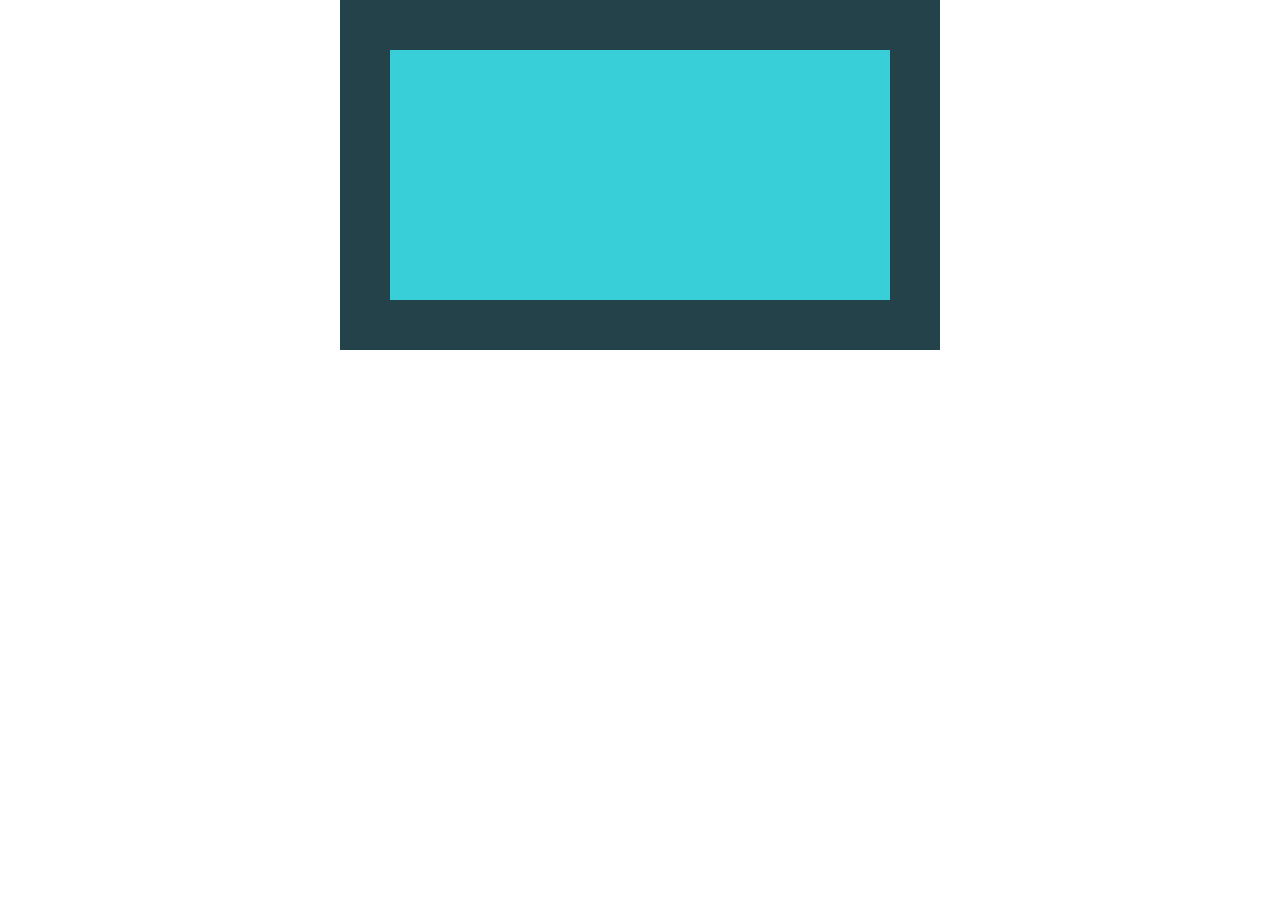
<file: Day 1/index.html>
<!DOCTYPE html>
<html lang="en">
  <head>
    <meta charset="UTF-8" />
    <meta name="viewport" content="width=device-width, initial-scale=1.0" />
    <title>Document</title>
    <style>
      * {
        box-sizing: border-box;
      }
      body {
        margin: 0;
      }
      .parent {
        background-color: #23424a;
        padding: 50px;
        /* width: 900px; */
        margin: 0 auto;
        width: 600px;
        /* overflow: hidden; */
      }
      .child {
        background-color: #38cfd9;
        /* normally I wouldn't include
        a height it's just to get
        us started. */
        /* width: 50%; */
        height: 250px;
      }
    </style>
  </head>
  <body>
    <div class="parent">
      <div class="child"></div>
    </div>
  </body>
</html>
</file>
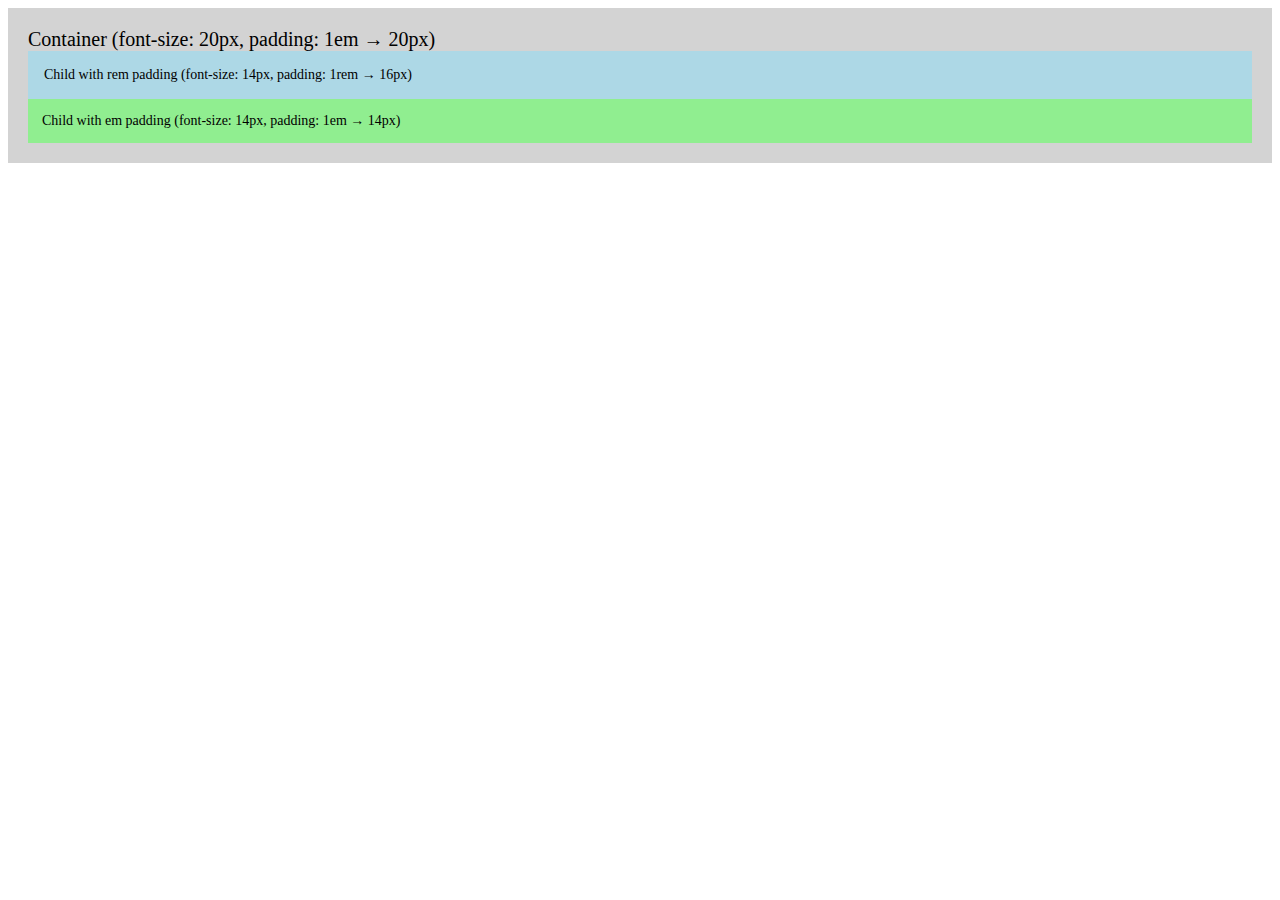
<file: Day 2/index.html>
<!DOCTYPE html>
<html lang="en">
  <head>
    <meta charset="UTF-8" />
    <meta name="viewport" content="width=device-width, initial-scale=1.0" />
    <title>em vs rem Example</title>
    <style>
      /* Root font size */
      html {
        font-size: 16px;
      }

      /* Parent element */
      .container {
        font-size: 20px; /* 1em = 20px here */
        background-color: lightgray;
        padding: 1em; /* 20px padding, relative to container's font size */
        margin-bottom: 20px;
      }

      /* Child element with rem padding */
      .child-rem {
        font-size: 14px; /* 1rem = 16px (root size), font-size here doesn't affect padding */
        background-color: lightblue;
        padding: 1rem; /* 16px padding, relative to root */
      }

      /* Child element with em padding */
      .child-em {
        font-size: 14px; /* 1em = 14px here, padding will adjust based on this */
        background-color: lightgreen;
        padding: 1em; /* 14px padding, relative to the child's font size */
      }
    </style>
  </head>
  <body>
    <div class="container">
      Container (font-size: 20px, padding: 1em → 20px)
      <div class="child-rem">
        Child with rem padding (font-size: 14px, padding: 1rem → 16px)
      </div>
      <div class="child-em">
        Child with em padding (font-size: 14px, padding: 1em → 14px)
      </div>
    </div>
  </body>
</html>
</file>
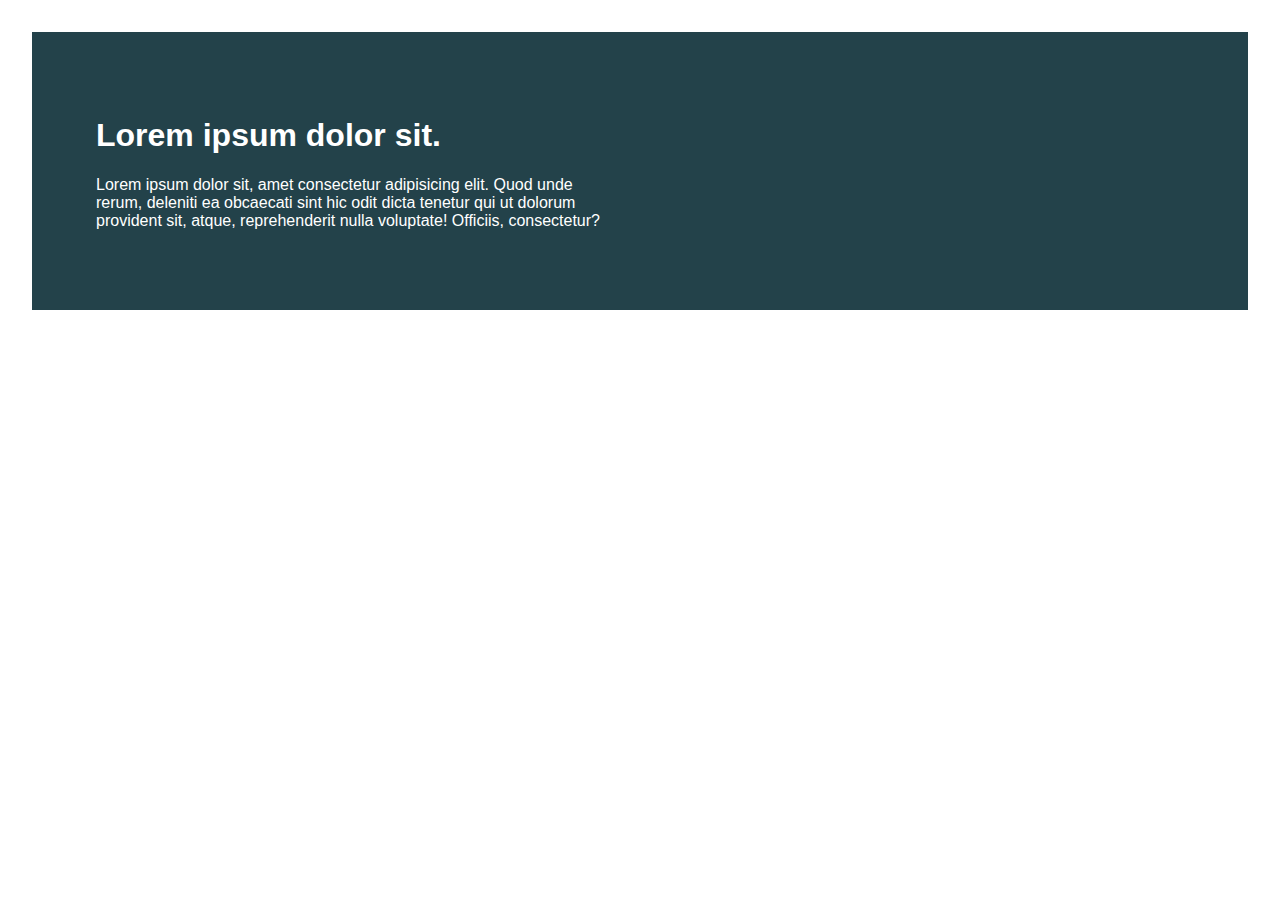
<file: Day 1/challenge01/index.html>
<!DOCTYPE html>
<html lang="en">

<head>
    <meta charset="UTF-8">
    <meta name="viewport" content="width=device-width, initial-scale=1.0">
    <title>Day 01</title>

    <link rel="stylesheet" href="style.css">
</head>

<body>
    <div class="container">
        <div class="intro-content">
            <h1>Lorem ipsum dolor sit.</h1>
            <p>Lorem ipsum dolor sit, amet consectetur adipisicing elit. Quod unde rerum, deleniti ea obcaecati sint hic
                odit dicta tenetur qui ut dolorum provident sit, atque, reprehenderit nulla voluptate! Officiis,
                consectetur?</p>
            <!-- <p>Iste ipsa enim delectus porro, ullam repellendus maiores quis rem debitis cum, necessitatibus architecto
                dolor? Velit, ad quaerat blanditiis veritatis expedita totam vel voluptatem officiis officia ab modi
                voluptatibus obcaecati.</p>
            <p>Accusantium minima iusto nobis fuga hic explicabo unde illum, perferendis et animi aperiam quaerat, eaque
                deleniti alias blanditiis exercitationem commodi repudiandae ullam consequatur incidunt reiciendis
                repellat officia laboriosam. Esse, modi.</p>
            <p>Expedita cupiditate iure odit, delectus placeat optio magnam assumenda mollitia aspernatur at saepe nisi
                commodi natus excepturi voluptate. Recusandae nisi dolorem, necessitatibus optio aliquam repellat.
                Adipisci, incidunt. Consequuntur, natus nulla.</p> -->
        </div>
    </div>
</body>

</html>
</file>
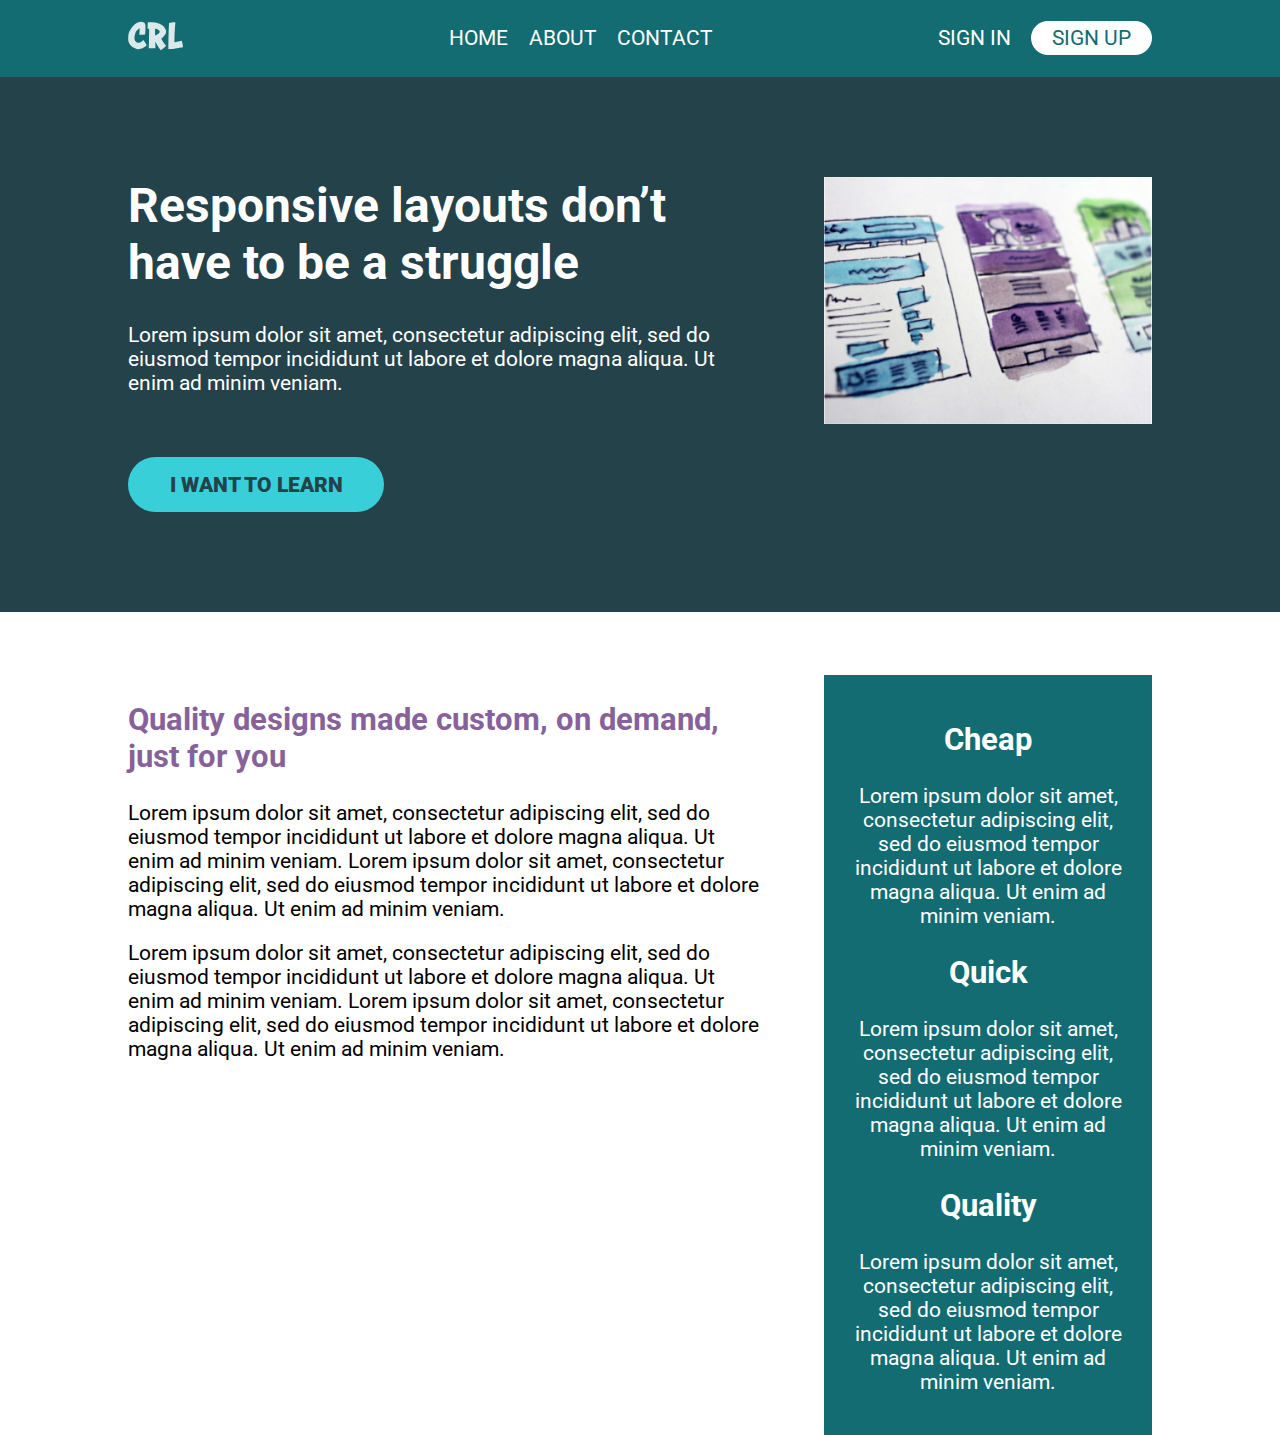
<file: Day 11/nav-challenge/index.html>
<!DOCTYPE html>
<html lang="en">
  <head>
    <meta charset="UTF-8" />
    <meta name="viewport" content="width=device-width, initial-scale=1.0" />
    <title>Conquering Responsive Layouts</title>
    <link
      href="https://fonts.googleapis.com/css2?family=Roboto:wght@400;900&display=swap"
      rel="stylesheet"
    />
    <link rel="stylesheet" href="style.css" />
  </head>
  <body>
    <header>
      <div class="container row">
        <a href="" class="logo"><img src="img/logo.svg" alt="logo" /></a>
        <nav class="nav">
          <ul class="nav__list main-nav">
            <li class="nav__item"><a href="#" class="nav__link">Home</a></li>
            <li class="nav__item"><a href="#" class="nav__link">About</a></li>
            <li class="nav__item"><a href="#" class="nav__link">Contact</a></li>
          </ul>
          <ul class="nav__list --secondary-nav">
            <li class="nav__item"><a href="#" class="nav__link">Sign In</a></li>
            <li class="nav__item">
              <a href="#" class="nav__link nav__link--button">Sign up</a>
            </li>
          </ul>
        </nav>
      </div>
    </header>

    <section class="hero">
      <div class="container row">
        <div class="hero__text">
          <h1>Responsive layouts don’t have to be a struggle</h1>
          <p>
            Lorem ipsum dolor sit amet, consectetur adipiscing elit, sed do
            eiusmod tempor incididunt ut labore et dolore magna aliqua. Ut enim
            ad minim veniam.
          </p>
          <a href="#" class="btn">I want to learn</a>
        </div>
        <img
          src="img/hero-img.jpg"
          alt="UX design sketches"
          class="hero__img"
        />
      </div>
    </section>

    <main class="main container row">
      <section class="primary-content">
        <h2 class="section-title">
          Quality designs made custom, on demand, just for you
        </h2>
        <p>
          Lorem ipsum dolor sit amet, consectetur adipiscing elit, sed do
          eiusmod tempor incididunt ut labore et dolore magna aliqua. Ut enim ad
          minim veniam. Lorem ipsum dolor sit amet, consectetur adipiscing elit,
          sed do eiusmod tempor incididunt ut labore et dolore magna aliqua. Ut
          enim ad minim veniam.
        </p>
        <p>
          Lorem ipsum dolor sit amet, consectetur adipiscing elit, sed do
          eiusmod tempor incididunt ut labore et dolore magna aliqua. Ut enim ad
          minim veniam. Lorem ipsum dolor sit amet, consectetur adipiscing elit,
          sed do eiusmod tempor incididunt ut labore et dolore magna aliqua. Ut
          enim ad minim veniam.
        </p>
      </section>
      <aside class="sidebar">
        <h2 class="sidebar-title">Cheap</h2>
        <p>
          Lorem ipsum dolor sit amet, consectetur adipiscing elit, sed do
          eiusmod tempor incididunt ut labore et dolore magna aliqua. Ut enim ad
          minim veniam.
        </p>

        <h2 class="sidebar-title">Quick</h2>
        <p>
          Lorem ipsum dolor sit amet, consectetur adipiscing elit, sed do
          eiusmod tempor incididunt ut labore et dolore magna aliqua. Ut enim ad
          minim veniam.
        </p>

        <h2 class="sidebar-title">Quality</h2>
        <p>
          Lorem ipsum dolor sit amet, consectetur adipiscing elit, sed do
          eiusmod tempor incididunt ut labore et dolore magna aliqua. Ut enim ad
          minim veniam.
        </p>
      </aside>
    </main>
  </body>
</html>
</file>
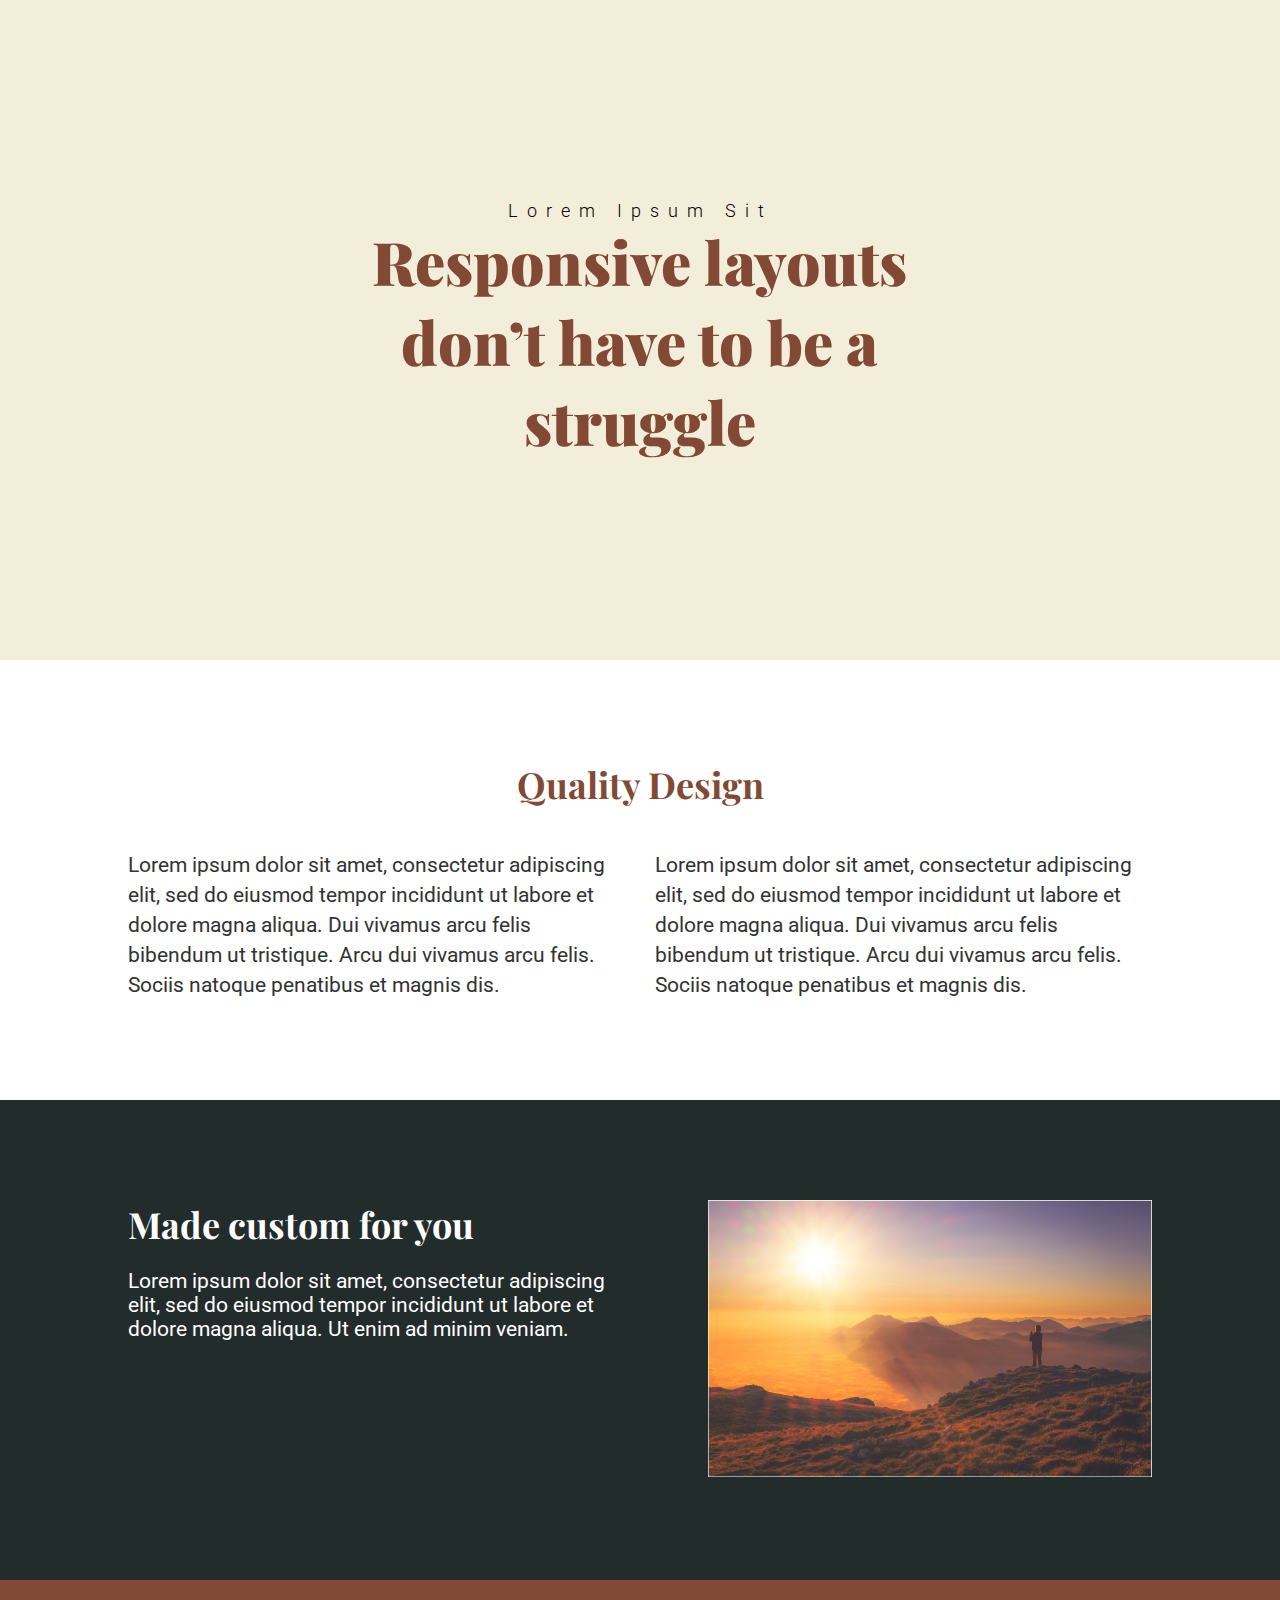
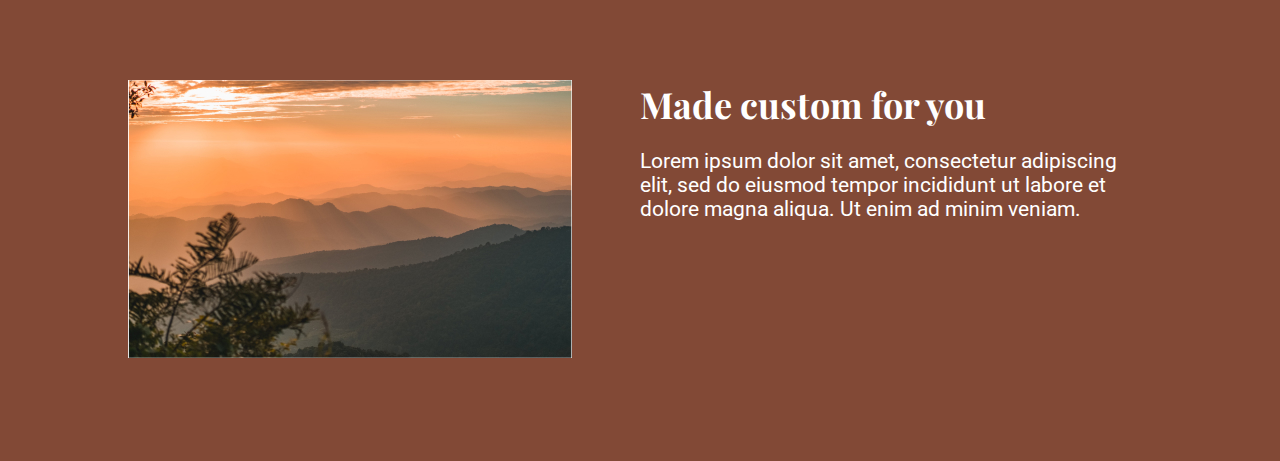
<file: Day 12/flexbox-challenge-4/index.html>
<!DOCTYPE html>
<html lang="en">
  <head>
    <meta charset="UTF-8" />
    <meta name="viewport" content="width=device-width, initial-scale=1.0" />
    <title>Flexbox-challenge-4</title>
    <link rel="stylesheet" href="style.css" />
  </head>
  <body>
    <section class="hero-section">
      <div class="container">
        <h5>lorem ipsum sit</h5>
        <h1>Responsive layouts don’t have to be a struggle</h1>
      </div>
    </section>

    <section class="quality">
      <div class="container">
        <h2>Quality Design</h2>

        <div class="para">
          <p>
            Lorem ipsum dolor sit amet, consectetur adipiscing elit, sed do
            eiusmod tempor incididunt ut labore et dolore magna aliqua. Dui
            vivamus arcu felis bibendum ut tristique. Arcu dui vivamus arcu
            felis. Sociis natoque penatibus et magnis dis.
          </p>
          <p>
            Lorem ipsum dolor sit amet, consectetur adipiscing elit, sed do
            eiusmod tempor incididunt ut labore et dolore magna aliqua. Dui
            vivamus arcu felis bibendum ut tristique. Arcu dui vivamus arcu
            felis. Sociis natoque penatibus et magnis dis.
          </p>
        </div>
      </div>
    </section>

    <section class="img-section-primary flex-img-section">
      <div class="container row">
        <div class="text">
          <h3>Made custom for you</h3>
          <p>
            Lorem ipsum dolor sit amet, consectetur adipiscing elit, sed do
            eiusmod tempor incididunt ut labore et dolore magna aliqua. Ut enim
            ad minim veniam.
          </p>
        </div>
        <div>
          <img class="img" src="img/image-01.jpg" alt="image 1" />
        </div>
      </div>
    </section>

    <section class="img-section-secondary flex-img-section">
      <div class="container row">
        <div>
          <img class="img" src="img/image-02.jpg" alt="image 2" />
        </div>
        <div class="text">
          <h3>Made custom for you</h3>
          <p>
            Lorem ipsum dolor sit amet, consectetur adipiscing elit, sed do
            eiusmod tempor incididunt ut labore et dolore magna aliqua. Ut enim
            ad minim veniam.
          </p>
        </div>
      </div>
    </section>
  </body>
</html>
</file>
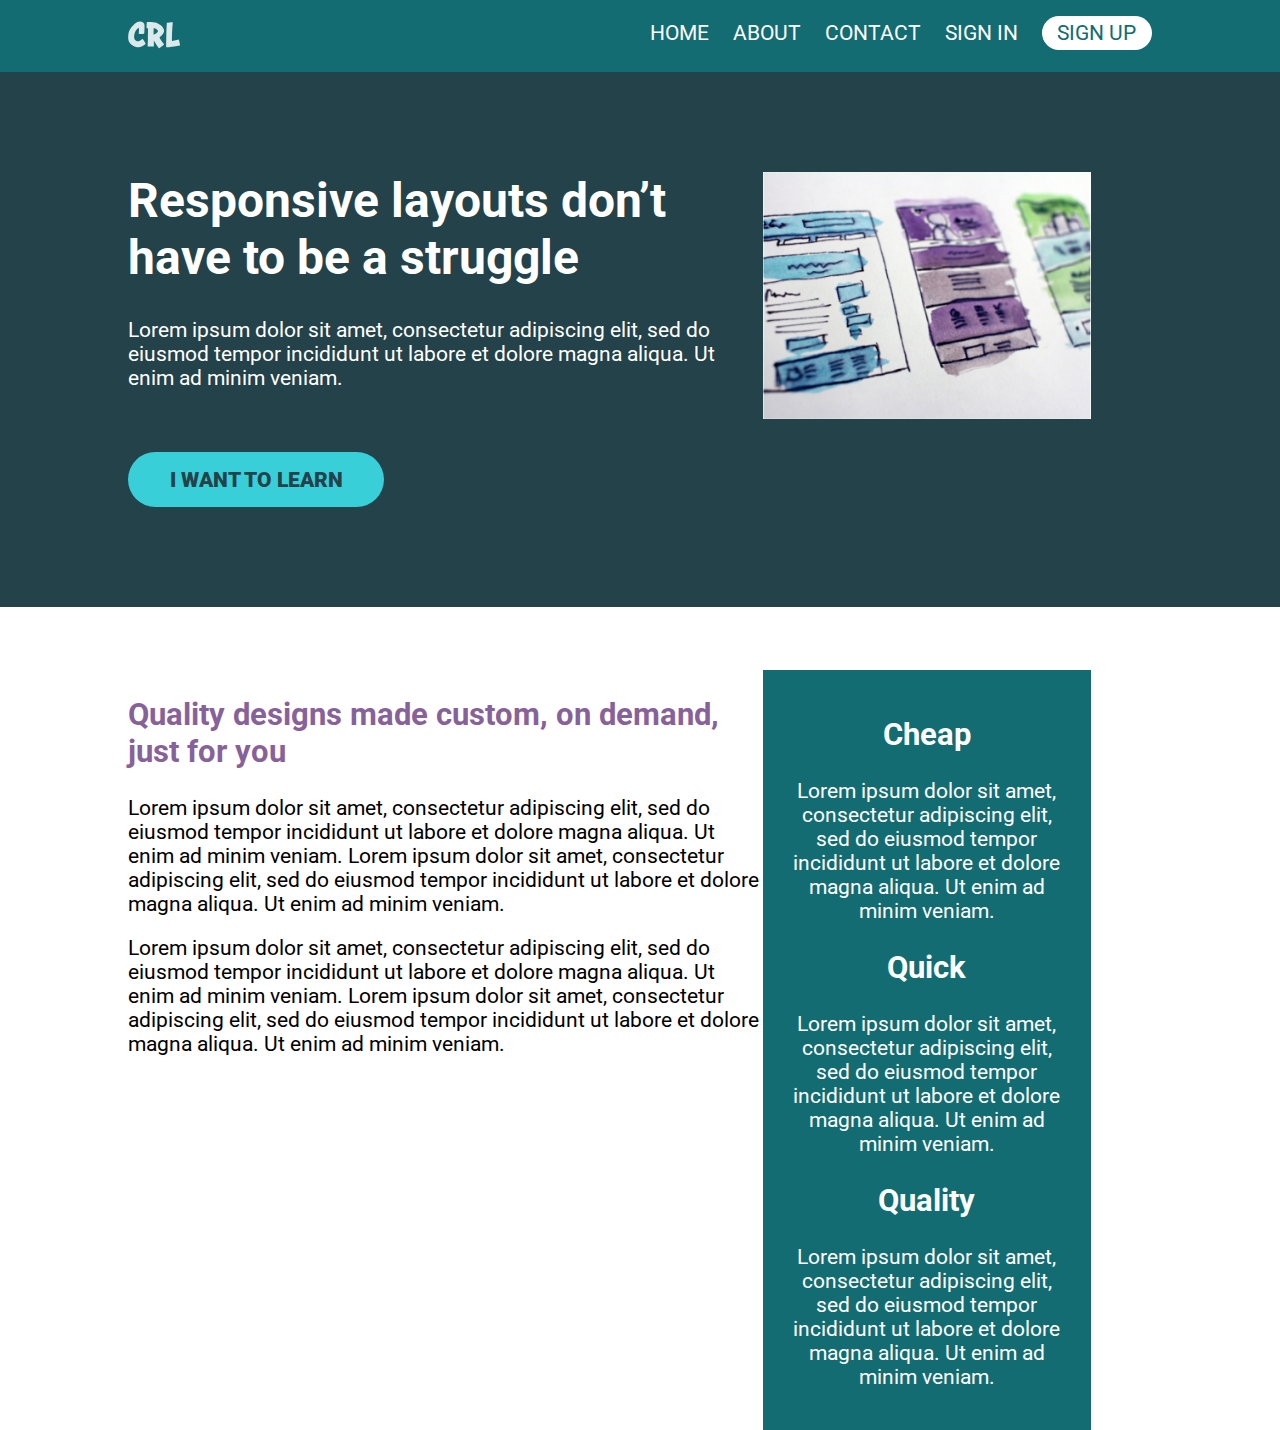
<file: Day 19/nav_challenge/index.html>
<!DOCTYPE html>
<html lang="en">
<head>
    <meta charset="UTF-8">
    <meta name="viewport" content="width=device-width, initial-scale=1.0">
    <title>Conquering Responsive Layouts</title>
    <link href="https://fonts.googleapis.com/css2?family=Roboto:wght@400;900&display=swap" rel="stylesheet"> 
    <link rel="stylesheet" href="style.css">
</head>
<body>
    <header> 
        <div class="container row">
            <button class="nav-toggle" aria-label="open navigation">
                <span class="hamburger"></span>
            </button>
            <a class="logo" href="#">
                <img src="img/logo.svg" alt="conquering responsive layouts">
            </a>
            <nav class="nav">
                <ul class="nav__list nav__list--primary">
                    <li class="nav__item"><a href="#" class="nav__link">Home</a></li>
                    <li class="nav__item"><a href="#" class="nav__link">About</a></li>
                    <li class="nav__item"><a href="#" class="nav__link">Contact</a></li>
                </ul>
                <ul class="nav__list nav__list--secondary">
                    <li class="nav__item"><a href="#" class="nav__link">Sign In</a></li>
                    <li class="nav__item"><a href="#" class="nav__link nav__link--button">Sign up</a></li>
                </ul>
            </nav>
        </div>
    </header>
    
    <section class="hero">
        <div class="container row">
            <div class="hero__text">
                <h1>Responsive layouts don’t have to be a struggle</h1>
                <p>Lorem ipsum dolor sit amet, consectetur adipiscing elit, sed do eiusmod tempor incididunt ut labore et dolore magna aliqua. Ut enim ad minim veniam.</p>
                <a href="#" class="btn">I want to learn</a>
            </div>
            <img src="img/hero-img.jpg" alt="UX design sketches" class="hero__img">
        </div>
    </section> 

    <main class="main container row">
            <section class="primary-content">
                <h2 class="section-title">Quality designs made custom, on demand, just for you</h2>
                <p>Lorem ipsum dolor sit amet, consectetur adipiscing elit, sed do eiusmod tempor incididunt ut labore et dolore magna aliqua. Ut enim ad minim veniam. Lorem ipsum dolor sit amet, consectetur adipiscing elit, sed do eiusmod tempor incididunt ut labore et dolore magna aliqua. Ut enim ad minim veniam.</p>
                <p>Lorem ipsum dolor sit amet, consectetur adipiscing elit, sed do eiusmod tempor incididunt ut labore et dolore magna aliqua. Ut enim ad minim veniam. Lorem ipsum dolor sit amet, consectetur adipiscing elit, sed do eiusmod tempor incididunt ut labore et dolore magna aliqua. Ut enim ad minim veniam.</p>
            </section>
            <aside class="sidebar">
                <h2 class="sidebar-title">Cheap</h2>
                <p>Lorem ipsum dolor sit amet, consectetur adipiscing elit, sed do eiusmod tempor incididunt ut labore et dolore magna aliqua. Ut enim ad minim veniam.</p>

                <h2 class="sidebar-title">Quick</h2>
                <p>Lorem ipsum dolor sit amet, consectetur adipiscing elit, sed do eiusmod tempor incididunt ut labore et dolore magna aliqua. Ut enim ad minim veniam.</p>

                <h2 class="sidebar-title">Quality</h2>
                <p>Lorem ipsum dolor sit amet, consectetur adipiscing elit, sed do eiusmod tempor incididunt ut labore et dolore magna aliqua. Ut enim ad minim veniam.</p>
            </aside>
    </main>

    <script src="main.js"></script>

</body>
</html>
</file>
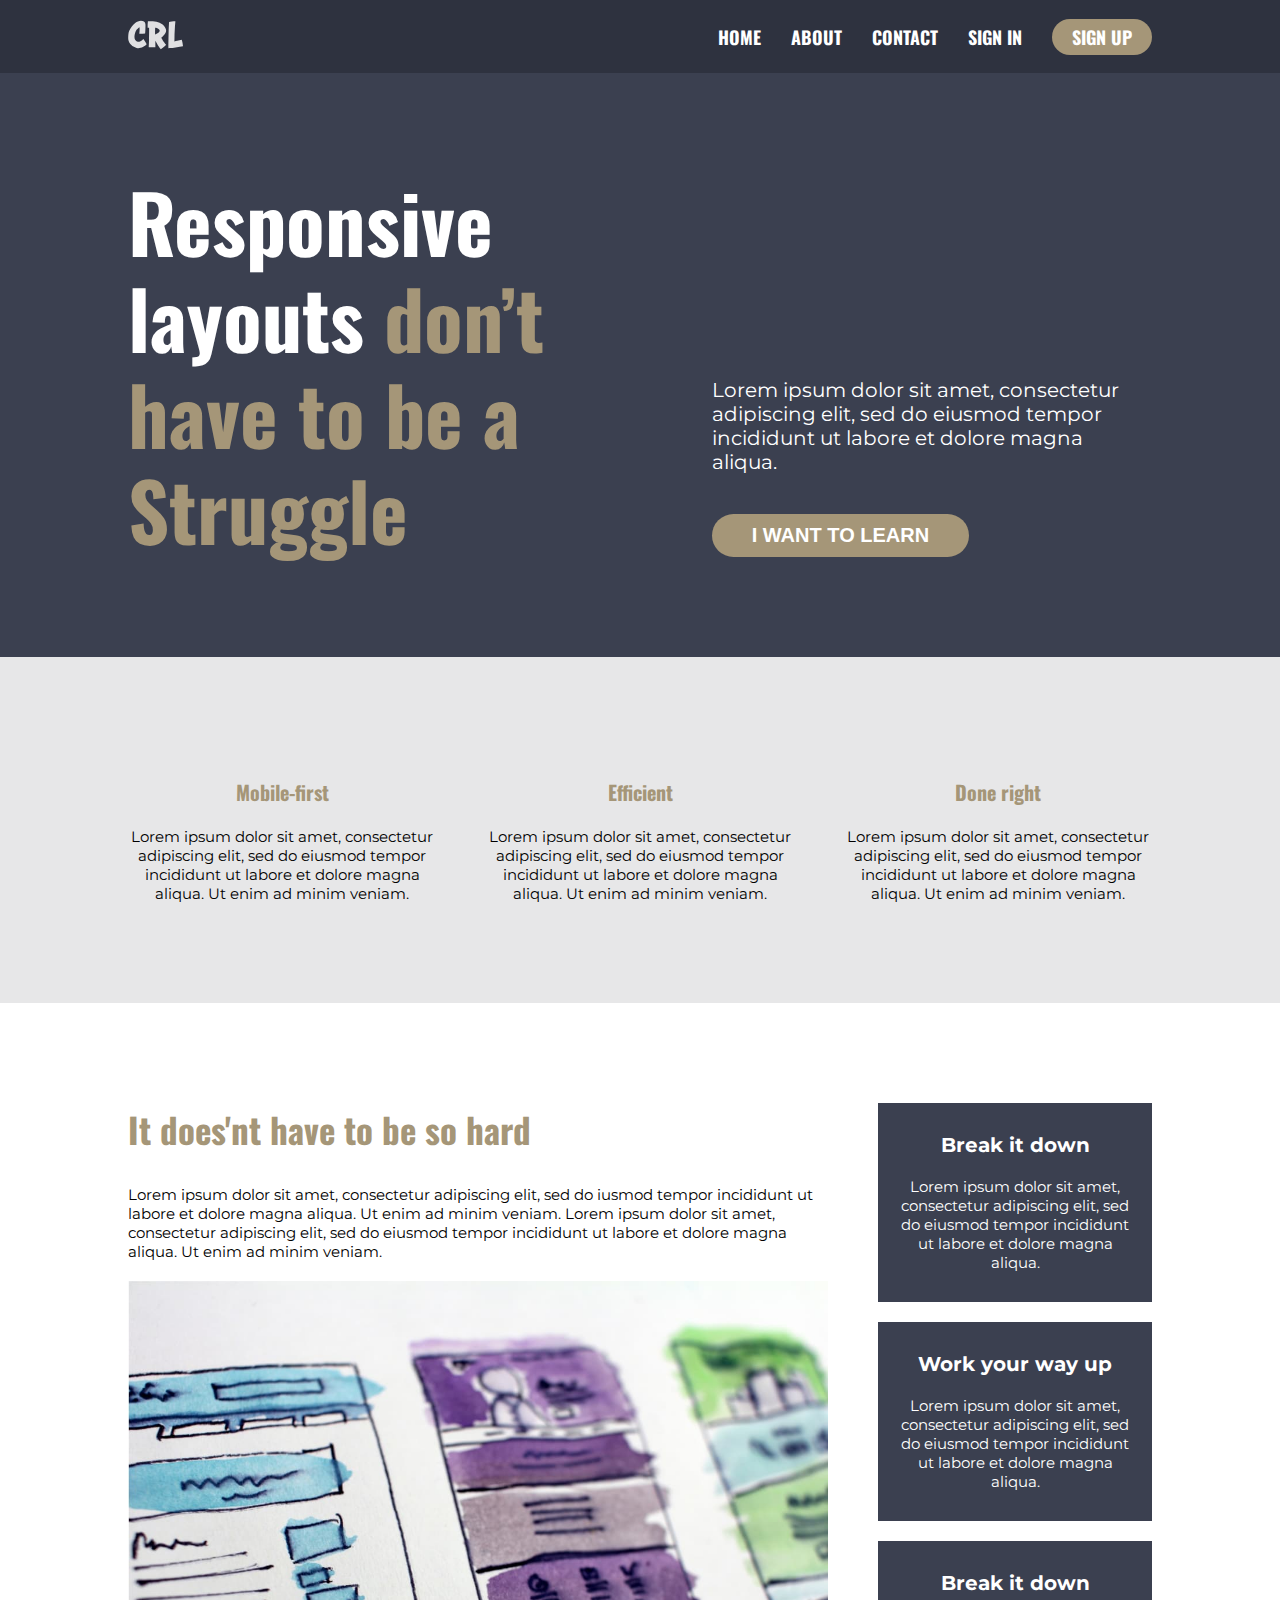
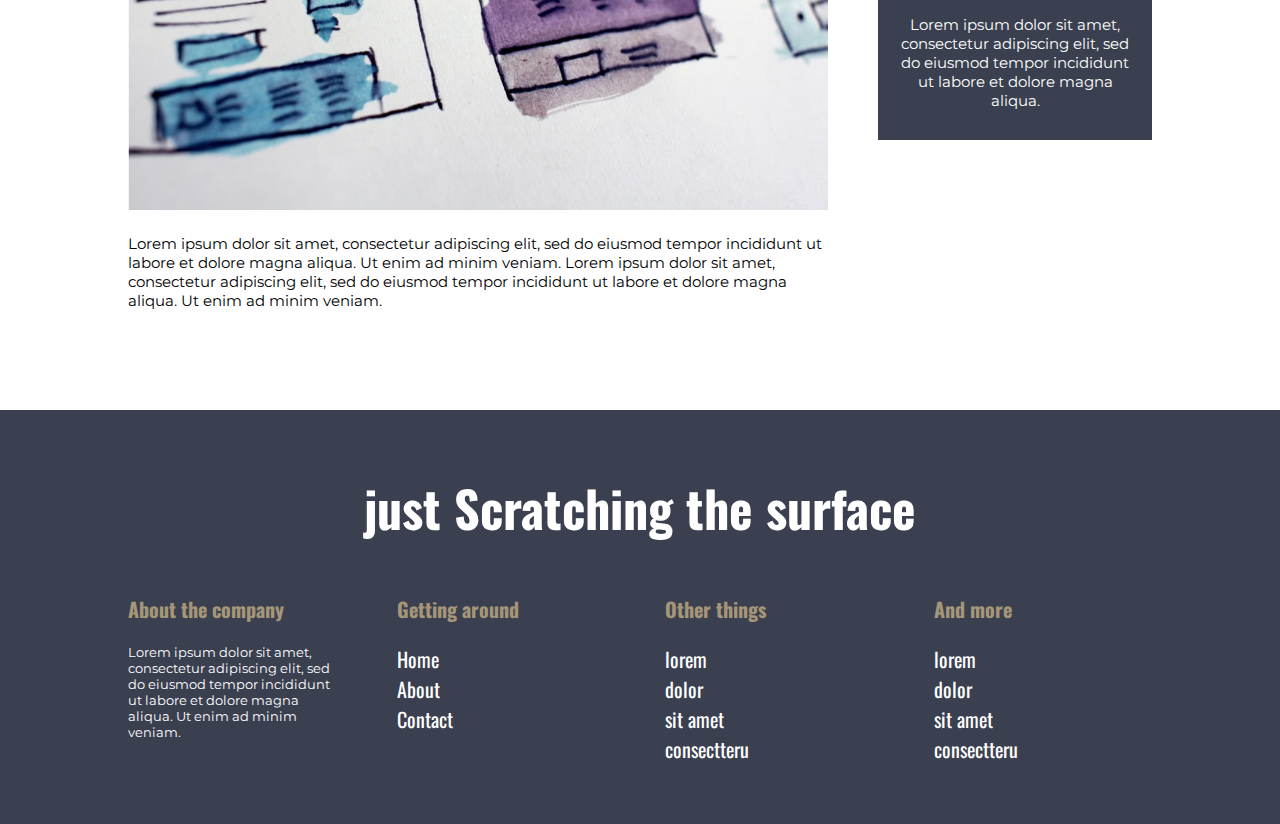
<file: Day 21 /Final Challenge/index.html>
<!DOCTYPE html>
<html lang="en">
  <head>
    <meta charset="UTF-8" />
    <meta name="viewport" content="width=device-width, initial-scale=1.0" />
    <link rel="stylesheet" href="css/style.css" />
    <title>Final Challenge</title>
  </head>
  <body>
    <header>
      <div class="container row">
        <button class="nav-toggle" aria-label="open navigation">
          <span class="hamburger"></span>
        </button>

        <a class="logo" href="#">
          <img src="img/logo.svg" alt="conquering responsive layouts" />
        </a>

        <nav class="nav">
          <ul class="nav__list">
            <li class="nav__item"><a href="#" class="nav__link">Home</a></li>
            <li class="nav__item"><a href="#" class="nav__link">About</a></li>
            <li class="nav__item"><a href="#" class="nav__link">Contact</a></li>
            <li class="nav__item"><a href="#" class="nav__link">Sign in</a></li>
            <li class="nav__item">
              <a href="#" class="nav__link nav__link--button">Sign up</a>
            </li>
          </ul>
        </nav>
      </div>
    </header>

    <main>
      <section class="hero_section">
        <div class="container row">
          <h1 class="heading">
            Responsive layouts
            <span class="highlight">don’t have to be a Struggle</span>
          </h1>
          <div class="hero_content">
            <p>
              Lorem ipsum dolor sit amet, consectetur adipiscing elit, sed do
              eiusmod tempor incididunt ut labore et dolore magna aliqua.
            </p>
            <button>i want to learn</button>
          </div>
        </div>
      </section>

      <section class="feature-section">
        <div class="container row">
          <div class="sub-section">
            <h3 class="sub-heading">Mobile-first</h3>
            <p>
              Lorem ipsum dolor sit amet, consectetur adipiscing elit, sed do
              eiusmod tempor incididunt ut labore et dolore magna aliqua. Ut
              enim ad minim veniam.
            </p>
          </div>
          <div class="sub-section">
            <h3 class="sub-heading">Efficient</h3>
            <p>
              Lorem ipsum dolor sit amet, consectetur adipiscing elit, sed do
              eiusmod tempor incididunt ut labore et dolore magna aliqua. Ut
              enim ad minim veniam.
            </p>
          </div>
          <div class="sub-section">
            <h3 class="sub-heading">Done right</h3>
            <p>
              Lorem ipsum dolor sit amet, consectetur adipiscing elit, sed do
              eiusmod tempor incididunt ut labore et dolore magna aliqua. Ut
              enim ad minim veniam.
            </p>
          </div>
        </div>
      </section>

      <section class="main-section">
        <div class="container flex">
          <div class="left-content">
            <h3>It does'nt have to be so hard</h3>
            <p>
              Lorem ipsum dolor sit amet, consectetur adipiscing elit, sed do
              iusmod tempor incididunt ut labore et dolore magna aliqua. Ut enim
              ad minim veniam. Lorem ipsum dolor sit amet, consectetur
              adipiscing elit, sed do eiusmod tempor incididunt ut labore et
              dolore magna aliqua. Ut enim ad minim veniam.
              <img src="img/the-image.jpg" alt="" />
              Lorem ipsum dolor sit amet, consectetur adipiscing elit, sed do
              eiusmod tempor incididunt ut labore et dolore magna aliqua. Ut
              enim ad minim veniam. Lorem ipsum dolor sit amet, consectetur
              adipiscing elit, sed do eiusmod tempor incididunt ut labore et
              dolore magna aliqua. Ut enim ad minim veniam.
            </p>
          </div>

          <div class="right-content">
            <div class="black-box">
              <h3>Break it down</h3>
              <p>
                Lorem ipsum dolor sit amet, consectetur adipiscing elit, sed do
                eiusmod tempor incididunt ut labore et dolore magna aliqua.
              </p>
            </div>
            <div class="black-box">
              <h3>Work your way up</h3>
              <p>
                Lorem ipsum dolor sit amet, consectetur adipiscing elit, sed do
                eiusmod tempor incididunt ut labore et dolore magna aliqua.
              </p>
            </div>
            <div class="black-box">
              <h3>Break it down</h3>
              <p>
                Lorem ipsum dolor sit amet, consectetur adipiscing elit, sed do
                eiusmod tempor incididunt ut labore et dolore magna aliqua.
              </p>
            </div>
          </div>
        </div>
      </section>
    </main>

    <footer>
      <div class="container">
        <h1 class="footer-heading">just Scratching the surface</h1>
        <div class="main-footer row">
          <div class="footer__about">
            <h3 class="footer-sub-heading">About the company</h3>
            <p>
              Lorem ipsum dolor sit amet, consectetur adipiscing elit, sed do
              eiusmod tempor incididunt ut labore et dolore magna aliqua. Ut
              enim ad minim veniam.
            </p>
          </div>
          <div class="getting__around margin">
            <h3 class="footer-sub-heading">Getting around</h3>
            <ul class="footer_navigation">
              <li><a href="#">Home</a></li>
              <li><a href="#">About</a></li>
              <li><a href="#">Contact</a></li>
            </ul>
          </div>
          <div class="other-things margin">
            <h3 class="footer-sub-heading">Other things</h3>
            <ul class="footer_navigation">
              <li><a href="#">lorem</a></li>
              <li><a href="#">dolor</a></li>
              <li><a href="#">sit amet</a></li>
              <li><a href="#">consectteru</a></li>
            </ul>
          </div>
          <div class="And-more margin">
            <h3 class="footer-sub-heading">And more</h3>
            <ul class="footer_navigation">
              <li><a href="#">lorem</a></li>
              <li><a href="#">dolor</a></li>
              <li><a href="#">sit amet</a></li>
              <li><a href="#">consectteru</a></li>
            </ul>
          </div>
        </div>
      </div>
    </footer>
  </body>
  <script src="main.js"></script>
</html>
</file>
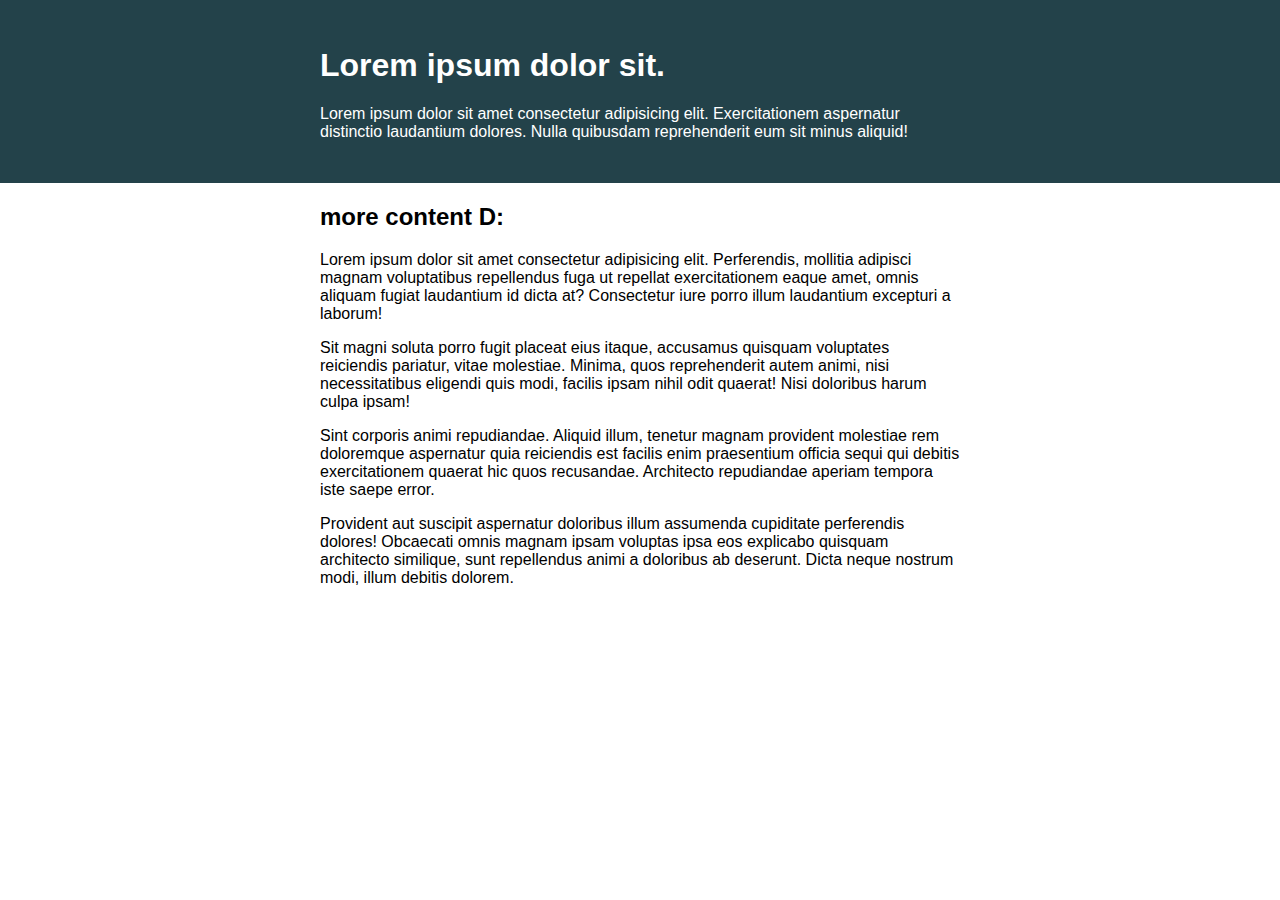
<file: Day 3/challenge02/index.html>
<!DOCTYPE html>
<html lang="en">
  <head>
    <meta charset="UTF-8" />
    <meta name="viewport" content="width=device-width, initial-scale=1.0" />
    <title>Day 01</title>

    <link rel="stylesheet" href="style.css" />
  </head>
  <body>
    <div class="container">
      <div class="intro-content">
        <h1>Lorem ipsum dolor sit.</h1>
        <p>
          Lorem ipsum dolor sit amet consectetur adipisicing elit.
          Exercitationem aspernatur distinctio laudantium dolores. Nulla
          quibusdam reprehenderit eum sit minus aliquid!
        </p>
      </div>
    </div>

    <div class="intro-content">
      <h2>more content D:</h2>
      <p>
        Lorem ipsum dolor sit amet consectetur adipisicing elit. Perferendis,
        mollitia adipisci magnam voluptatibus repellendus fuga ut repellat
        exercitationem eaque amet, omnis aliquam fugiat laudantium id dicta at?
        Consectetur iure porro illum laudantium excepturi a laborum!
      </p>
      <p>
        Sit magni soluta porro fugit placeat eius itaque, accusamus quisquam
        voluptates reiciendis pariatur, vitae molestiae. Minima, quos
        reprehenderit autem animi, nisi necessitatibus eligendi quis modi,
        facilis ipsam nihil odit quaerat! Nisi doloribus harum culpa ipsam!
      </p>
      <p>
        Sint corporis animi repudiandae. Aliquid illum, tenetur magnam provident
        molestiae rem doloremque aspernatur quia reiciendis est facilis enim
        praesentium officia sequi qui debitis exercitationem quaerat hic quos
        recusandae. Architecto repudiandae aperiam tempora iste saepe error.
      </p>
      <p>
        Provident aut suscipit aspernatur doloribus illum assumenda cupiditate
        perferendis dolores! Obcaecati omnis magnam ipsam voluptas ipsa eos
        explicabo quisquam architecto similique, sunt repellendus animi a
        doloribus ab deserunt. Dicta neque nostrum modi, illum debitis dolorem.
      </p>
    </div>
  </body>
</html>
</file>
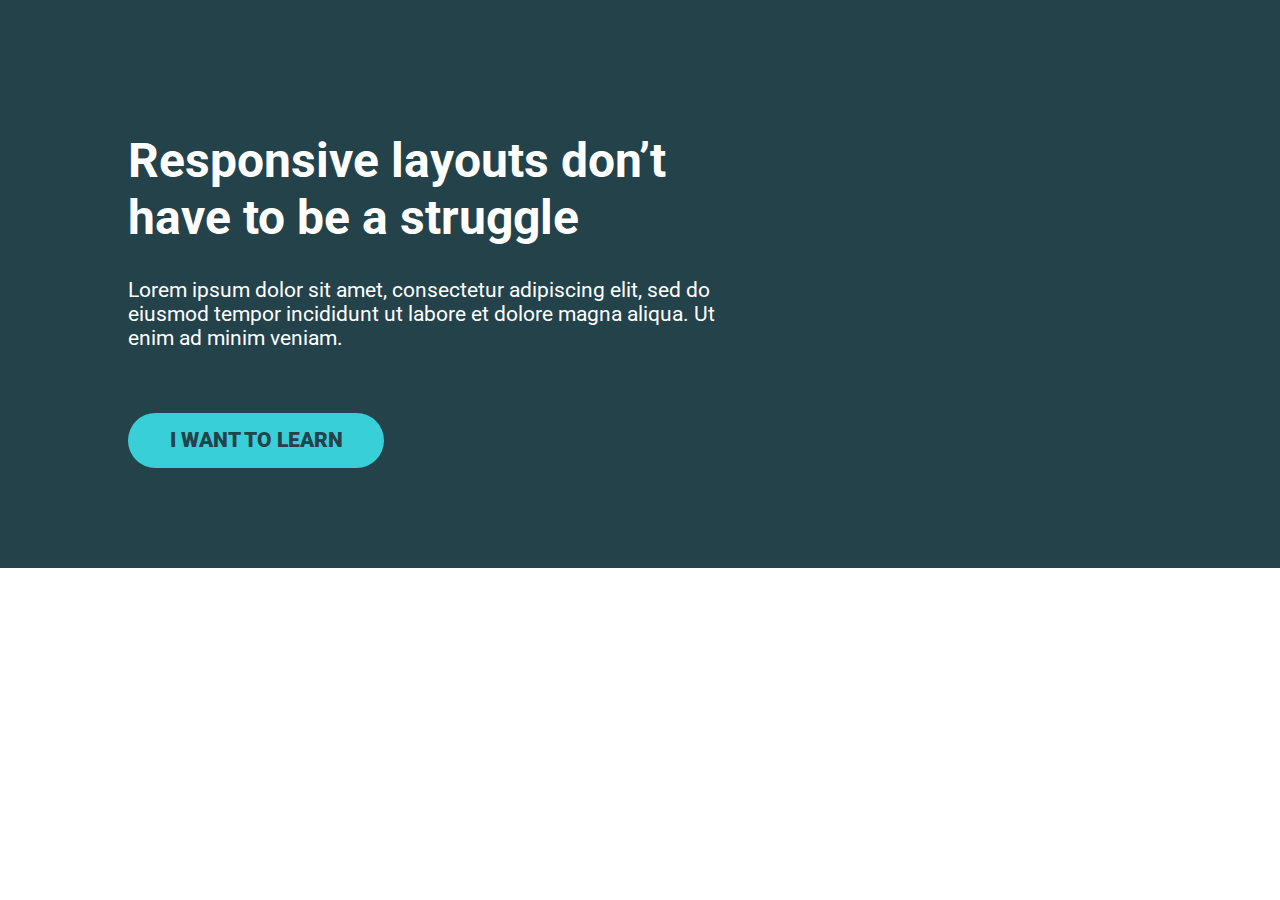
<file: Day 5/challenge 3/index.html>
<!DOCTYPE html>
<html lang="en">
  <head>
    <meta charset="UTF-8" />
    <meta name="viewport" content="width=device-width, initial-scale=1.0" />
    <title>Document</title>
    <link
      href="https://fonts.googleapis.com/css2?family=Roboto:wght@400;900&display=swap"
      rel="stylesheet"
    />
    <link rel="stylesheet" href="style.css" />
  </head>
  <body>
    <div class="hero">
      <div class="container">
        <div class="hero__text">
          <h1>Responsive layouts don’t have to be a struggle</h1>
          <p>
            Lorem ipsum dolor sit amet, consectetur adipiscing elit, sed do
            eiusmod tempor incididunt ut labore et dolore magna aliqua. Ut enim
            ad minim veniam.
          </p>
          <a href="#" class="btn">I want to learn</a>
        </div>
      </div>
    </div>
  </body>
</html>
</file>
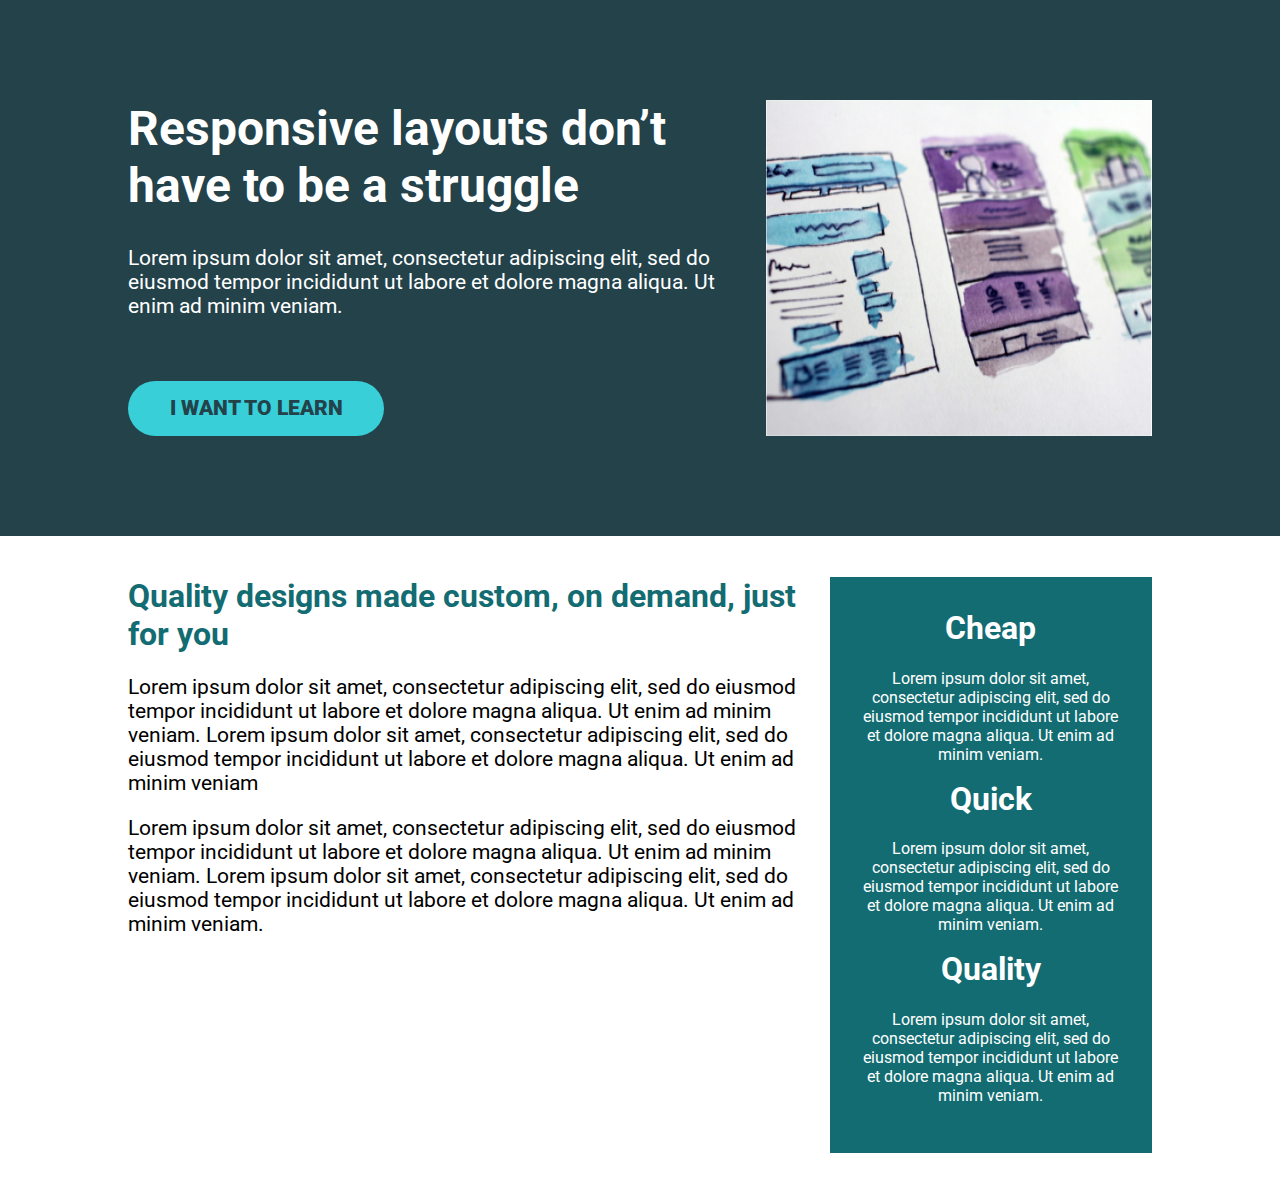
<file: Day 9/02-6 - challenge 2/index.html>
<!DOCTYPE html>
<html lang="en">
  <head>
    <meta charset="UTF-8" />
    <meta name="viewport" content="width=device-width, initial-scale=1.0" />
    <title>Conquering Rsponsive Layouts</title>
    <link
      href="https://fonts.googleapis.com/css2?family=Roboto:wght@400;900&display=swap"
      rel="stylesheet"
    />
    <link rel="stylesheet" href="style.css" />
  </head>
  <body>
    <div class="hero">
      <div class="container row">
        <div class="hero__text">
          <h1>Responsive layouts don’t have to be a struggle</h1>
          <p>
            Lorem ipsum dolor sit amet, consectetur adipiscing elit, sed do
            eiusmod tempor incididunt ut labore et dolore magna aliqua. Ut enim
            ad minim veniam.
          </p>
          <a href="#" class="btn">I want to learn</a>
        </div>
        <img src="img/hero-img.jpg" alt="hero image" />
      </div>
    </div>

    <div class="container flex">
      <div class="lower-section">
        <h1>Quality designs made custom, on demand, just for you</h1>
        <p>
          Lorem ipsum dolor sit amet, consectetur adipiscing elit, sed do
          eiusmod tempor incididunt ut labore et dolore magna aliqua. Ut enim ad
          minim veniam. Lorem ipsum dolor sit amet, consectetur adipiscing elit,
          sed do eiusmod tempor incididunt ut labore et dolore magna aliqua. Ut
          enim ad minim veniam
        </p>
        <p>
          Lorem ipsum dolor sit amet, consectetur adipiscing elit, sed do
          eiusmod tempor incididunt ut labore et dolore magna aliqua. Ut enim ad
          minim veniam. Lorem ipsum dolor sit amet, consectetur adipiscing elit,
          sed do eiusmod tempor incididunt ut labore et dolore magna aliqua. Ut
          enim ad minim veniam.
        </p>
      </div>

      <div class="side-section">
        <div class="cheap">
          <h1>Cheap</h1>
          <p>
            Lorem ipsum dolor sit amet, consectetur adipiscing elit, sed do
            eiusmod tempor incididunt ut labore et dolore magna aliqua. Ut enim
            ad minim veniam.
          </p>
        </div>
        <div class="quick">
          <h1>Quick</h1>
          <p>
            Lorem ipsum dolor sit amet, consectetur adipiscing elit, sed do
            eiusmod tempor incididunt ut labore et dolore magna aliqua. Ut enim
            ad minim veniam.
          </p>
        </div>
        <div class="quality">
          <h1>Quality</h1>
          <p>
            Lorem ipsum dolor sit amet, consectetur adipiscing elit, sed do
            eiusmod tempor incididunt ut labore et dolore magna aliqua. Ut enim
            ad minim veniam.
          </p>
        </div>
      </div>
    </div>
  </body>
</html>
</file>
<file: Day 1/challenge01/style.css>
/* INSTRUCTIONS
 *
 * 1) Limit the total width of
 *    the .intro-conent to about half
 *    of it's parent
 *
 * 2) Stop the text from overflowing
 *    out the bottom at small screen
 *    widths
 *
 * You may modify the HTML if needed
 *
 */

* {
  box-sizing: border-box;
}

body {
  margin: 0;
  font-family: sans-serif;
  padding: 2rem;
}

.container {
  background: #23424a;
  color: white;

  width: 100%;
  /* margin: 0 auto; */
  padding: 2em;

}

.intro-content {
  width: 50%;
  padding: 2em;

}
</file>
<file: Day 11/nav-challenge/style.css>
/* 
////// For this challenge ///////

- All text is in the text.md file

// Requirements
   1. Get all the navigation items next to one another
   2. Add a space between all the items
*/

*,
*::before,
*::after {
  box-sizing: border-box;
}

body {
  margin: 0;
  font-family: "Roboto", sans-serif;
  font-size: 1.3rem;
}

img {
  max-width: 100%;
}

h1 {
  font-size: 3rem;
  margin-top: 0;
}

.section-title {
  color: #87629a;
}

.btn {
  display: inline-block;
  text-decoration: none;
  text-transform: uppercase;
  color: #23424a;
  font-weight: 900;
  background-color: #38cfd9;
  padding: 0.75em 2em;
  border-radius: 100px;
}

.btn:hover,
.btn:focus {
  opacity: 0.75;
}

.container {
  width: 80%;
  max-width: 1100px;
  margin: 0 auto;
  /* border: 2px solid blue; */
}

.row {
  display: flex;
  justify-content: space-between;
}

.col {
  /* these are now flex items */
  width: 100%;
}

.col + .col {
  margin-left: 30px;
}

header {
  background: #136c72;
  padding: 1em 0;
}

.nav__list {
  display: flex;

  gap: 1em;
  margin: 0;
  padding: 0;
  list-style: none;
}
.logo{
  margin-right: 2em;
}
.nav {
  /* border: 2px solid red; */
  display: flex;
  align-items: center;
  /* width: 100%; */
  flex: 1;
  /* flex-grow: 1; */
  justify-content: flex-end;
}

.main-nav {
  /* border: 2px solid yellow; */
  margin: 0 auto;
}
.nav__link {
  color: #fff;
  text-decoration: none;
  text-transform: uppercase;
}

.nav__link--button {
  background: #fff;
  color: #136c72;
  padding: 0.25em 1em;
  border-radius: 10em;
}

.nav__link:hover {
  opacity: 0.75;
}

.hero {
  padding: 100px 0;
  background-color: #23424a;
  color: #fff;
}

.hero__text {
  width: 62%;
}

.hero__img {
  width: 32%;
  align-self: flex-start;
}

.hero p {
  margin-bottom: 3em;
}

.main {
  margin-top: 3em;
}

.primary-content {
  width: 62%;
}

.sidebar {
  width: 32%;
  padding: 1em;
  text-align: center;
  color: #fff;
  background-color: #136c72;
}
</file>
<file: Day 12/flexbox-challenge-4/style.css>
@import url("https://fonts.googleapis.com/css2?family=Playfair+Display:ital,wght@0,400..900;1,400..900&family=Roboto:ital,wght@0,100;0,300;0,400;0,500;0,700;0,900;1,100;1,300;1,400;1,500;1,700;1,900&display=swap");
* {
  margin: 0;
  padding: 0;
  box-sizing: border-box;
}
html {
  font-size: 62.5%;
}

body {
  font-family: "Playfair Display", "Roboto", sans-serif;
}

.container {
  /* border: 2px solid red; */
  width: 80%;
  max-width: 1128px;
  margin-block: 10em;
}

.hero-section {
  display: flex;
  justify-content: center;
  align-items: center;
  flex-direction: column;
  gap: 2em;
  min-height: 660px;
  background-color: #f3eed9;
}

.hero-section h5 {
  font-family: "Roboto", sans-serif;
  font-weight: 300;
  letter-spacing: 0.5em;
  font-size: 1.8rem;
  text-align: center;
  text-transform: capitalize;
}

.hero-section h1 {
  font-size: 6rem;
  font-family: "Playfair Display" "Roboto", sans-serif;
  font-weight: 900;
  text-align: center;
  width: 60%;
  margin: 0 auto;
  color: #824936;
}

.quality {
  /* border: 2px solid red; */
  display: flex;
  justify-content: center;
}

.quality h2 {
  font-size: 3.6rem;
  margin: 0 auto;
  text-align: center;
  color: #824936;
}

.para {
  display: flex;
  justify-content: center;
  align-items: center;
  line-height: 3em;
  gap: 3em;
  color: rgb(51, 51, 51);
}

.para p {
  font-family: "roboto";
  font-size: 2.1rem;
  font-weight: 400;
  text-align: start;
  margin-top: 2em;
}

.img-section-primary {
  background-color: #222c2a;
}

.flex-img-section {
  color: white;
  display: flex;
  justify-content: center;
}

.img-section-secondary {
  background-color: #824936;
}

.row {
  display: flex;
  justify-content: space-between;
  gap: 4rem;
}

img {
  max-width: 100%;
  object-fit: cover;
}

.text {
  width: 50%;
}
.text h3 {
  font-size: 3.6rem;
}

.text p {
  font-family: "roboto";
  font-size: 2.1rem;
  font-weight: 400;
  margin-top: 1em;
}
@media screen and (max-width: 768px) {
  html {
    font-size: 50%;
  }

  .hero-section h1 {
    font-size: 4rem;
    width: 90%;
  }
  .row {
    flex-direction: column;
  }
  .para {
    flex-direction: column;
  }
  .text {
    width: 100%;
  }
}
</file>
<file: Day 19/nav_challenge/style.css>
/* Challenge

   Make the navigation layout work
   on both mobile and large screens.

   Mobile-first, so mobile styles first,
   then add the large screen styles
   inside the existing media query

*/

*,
*::before,
*::after {
  box-sizing: border-box;
}

body {
  margin: 0;
  font-family: "Roboto", sans-serif;
  font-size: 1.3rem;
}

img {
  max-width: 100%;
}

h1 {
  font-size: 3rem;
  margin-top: 0;
}

.section-title {
  color: #87629a;
}

.btn {
  display: inline-block;
  text-decoration: none;
  text-transform: uppercase;
  color: #23424a;
  font-weight: 900;
  background-color: #38cfd9;
  padding: 0.75em 2em;
  border-radius: 100px;
}

.btn:hover,
.btn:focus {
  opacity: 0.75;
}

.container {
  /* border: 2px solid blue; */
  width: 80%;
  max-width: 1100px;
  margin: 0 auto;
  /* added for nav-toggle positioning */
  position: relative;
}

header {
  background: #136c72;
  padding: 1em 0;
  text-align: center;
}

.nav {
  width: 100%;
}

.nav-toggle {
  cursor: pointer;
  border: 0;
  width: 3em;
  height: 3em;
  padding: 0em;
  border-radius: 50%;
  background: #072a2d;
  color: white;
  transition: opacity 250ms ease;

  position: absolute;
  left: 0;
}

.nav-toggle:focus,
.nav-toggle:hover {
  opacity: 0.75;
}

.hamburger {
  width: 50%;
  position: relative;
}

.hamburger,
.hamburger::before,
.hamburger::after {
  display: block;
  margin: 0 auto;
  height: 3px;
  background: white;
}

.hamburger::before,
.hamburger::after {
  content: "";
  width: 100%;
}

.hamburger::before {
  transform: translateY(-6px);
}

.hamburger::after {
  transform: translateY(3px);
}

/* made changes here from video
   to make it more accessible.
   
   Works the same :) */
.nav {
  visibility: hidden;
  height: 0;
  position: absolute;
}

.nav--visible {
  visibility: visible;
  height: auto;
  position: relative;
}

.nav__list {
  margin: 0;
  padding: 0;
  list-style: none;
  margin-top: 2em;
  margin-bottom: 2em;
}
.nav__item {
  margin-top: 1em;
}
.nav__link {
  color: white;
  text-decoration: none;
  text-transform: uppercase;
}
.nav__link--button {
  background-color: white;
  padding: 0.25em 0.75em;
  color: #136c72;
  border-radius: 100px;
}

.nav__link:hover,
.nav__link:focus {
  opacity: 0.65;
}

.logo {
  height: 30px;
}

.hero {
  padding: 100px 0;
  background-color: #23424a;
  color: #fff;
}

.hero__img {
  margin-top: 2em;
}

.hero p {
  margin-bottom: 3em;
}

.main {
  margin-top: 3em;
}

.sidebar {
  padding: 1em;
  text-align: center;
  color: #fff;
  background-color: #136c72;
}

@media (min-width: 800px) {
  .nav-toggle {
    display: none;
  }

  .nav {
    /* border: 2px solid red; */
    visibility: visible;
    display: flex;
    justify-content: flex-end;
    height: auto;
    position: relative;
  }
  .nav__list {
    display: flex;
    margin: 0;
  }

  .nav__item {
    margin: 0 0 0 1.5rem;
  }
  .row {
    /* border: 2px solid green; */
    display: flex;
    /* align-items: center; */
  }

  .hero__text {
    width: 62%;
  }

  .hero__img {
    width: 32%;
    align-self: flex-start;
    margin: 0;
  }

  .primary-content {
    width: 62%;
  }

  .sidebar {
    width: 32%;
  }
}
</file>
<file: Day 21 /Final Challenge/css/style.css>
@import"https://fonts.googleapis.com/css2?family=Montserrat:ital,wght@0,100..900;1,100..900&family=Oswald:wght@200..700&display=swap";*{margin:0;padding:0;box-sizing:border-box}html{font-size:62.5%}body{height:100vh;font-family:"Oswald","Montserrat",serif}li{list-style:none}a{text-decoration:none;color:#fff}.container{width:80%;max-width:1200px;margin:0 auto;position:relative}header{width:100%;background-color:#2e323f;padding:2em 0;text-align:center}.nav-toggle{cursor:pointer;border:0;width:3em;height:3em;padding:0em;border-radius:50%;background:#232837;color:#fff;transition:opacity 250ms ease;position:absolute;left:0}.nav-toggle:focus,.nav-toggle:hover{opacity:.75}.hamburger{width:50%;position:relative}.hamburger,.hamburger::before,.hamburger::after{display:block;margin:0 auto;height:3px;background:#fff}.hamburger::before,.hamburger::after{content:"";width:100%}.hamburger::before{transform:translateY(-6px)}.hamburger::after{transform:translateY(3px)}.nav{visibility:hidden;height:0;position:absolute}.nav--visible{visibility:visible;height:auto;position:relative}.nav__list{list-style:none;margin-top:2em}.nav__list .nav__item{margin-top:3em}.nav__list .nav__link{text-decoration:none;color:#fff;font-size:1.8rem;text-transform:uppercase;font-weight:bold}.nav__list .nav__link--button{background-color:#a59678;padding:5px 20px;border-radius:50px}.nav__list .nav__link:hover{opacity:.65}.hero_section{background-color:#3b4050;padding:100px 0;display:flex;gap:2em}.heading{font-size:6rem;color:#fff;font-weight:bold;line-height:1.2}.heading .highlight{color:#a59678}.hero_content p{font-family:"Montserrat";font-size:2rem;color:#fff;margin-block:2em}.hero_content button{background-color:#a59678;padding:10px 40px;border-radius:50px;border:none;color:#fff;text-transform:uppercase;font-size:2rem;font-weight:bold}.hero_content button:hover{cursor:pointer;opacity:.65}.feature-section{background-color:#e7e7e8;padding:100px 0}.sub-heading{text-align:center;font-size:2rem;color:#a59678;margin-block:1em}.sub-section p{text-align:center;font-size:1.5rem;font-family:"Montserrat"}.main-section{padding:100px 0}.left-content{max-width:700px}.left-content h3{font-size:3.5rem;color:#a59678}.left-content p{font-family:"Montserrat";font-size:1.5rem;margin-top:2em}.left-content img{width:100%;margin-block:2rem}.black-box{width:100%;text-align:center;padding:30px 20px;background-color:#3b4050;color:#fff;margin-top:5rem}.black-box h3{font-size:2em;font-family:"Montserrat";margin-bottom:1em}.black-box p{font-size:1.5em;font-family:"Montserrat"}footer{background-color:#3b4050;padding:60px 0}.footer-heading{color:#fff;font-size:3rem;text-align:center;margin-bottom:2em}.footer-sub-heading{color:#a59678;font-size:2rem;text-align:center;margin-bottom:1em}.footer__about{width:80%;max-width:200px;margin:0 auto}.footer__about p{width:100%;color:#fff;font-family:"Montserrat";font-size:1.3em;text-align:center}.footer_navigation{text-align:center;font-size:2rem}.margin{margin-top:2em}@media(min-width: 700px){.right-content{display:flex;gap:2em}.row{display:flex;flex-direction:row;gap:5em}.nav-toggle{display:none}.nav{width:100%;visibility:visible;display:flex;justify-content:flex-end;align-items:center;height:auto;position:relative}.nav__item{margin-top:0 !important}.nav__list{display:flex;gap:3em;margin:0}.heading{font-size:5rem}.footer__about{width:50%}.footer-heading{margin-bottom:1em;font-size:4rem}.footer__about h3{text-align:start}.main-footer{justify-content:space-between}.footer__about,.getting__around,.other-things,.And-more{width:25%;max-width:none;margin:0}.footer-sub-heading,.footer__about p,.footer_navigation{text-align:left}.footer_navigation{padding:0;list-style:none}.margin{margin-top:0}}@media(min-width: 1000px){.flex{display:flex;gap:5rem}.heading{font-size:8rem}.hero_content{align-self:flex-end}.right-content{display:flex;flex-direction:column;gap:2em}.footer-heading{font-size:5rem;margin-bottom:1em}.black-box{margin-top:0;max-width:300px}}
</file>
<file: Day 3/challenge02/style.css>
* {
  box-sizing: border-box;
}

body {
  margin: 0;
  font-family: sans-serif;
}

.container {
  width: 100%;
  background: #23424a;
  color: white;
  padding: 2vw 0;
}

.intro-content {
  width: 50%;
  max-width: 750px;
  margin: 0 auto;
}
</file>
<file: Day 5/challenge 3/style.css>
*,
*::before,
*::after {
  box-sizing: border-box;
}

body {
  margin: 0;
  font-family: "Roboto", sans-serif;
  font-size: 1.3rem;
}

h1 {
  font-size: 3rem;
}

.container {
  width: 80%;
  max-width: 1100px;
  margin: 0 auto;
}

.hero {
  padding: 100px 0;
  background-color: #23424a;
  color: #fff;
}

.hero__text {
  width: 60%;
}

.hero p {
  margin-bottom: 3em;
}

.btn {
  display: inline-block;
  text-decoration: none;
  text-transform: uppercase;
  color: #23424a;
  font-weight: 900;
  background-color: #38cfd9;
  padding: 0.75em 2em;
  border-radius: 100px;
}

.btn:hover,
.btn:focus {
  opacity: 0.75;
}
</file>
<file: Day 9/02-6 - challenge 2/style.css>
/* 
////// For this challenge ///////

- All text is in the text.md file

// Requirements
1. Refer to the design specs for the
   overall layout 
2. The image should line up with
   the sidebar in the section
   below

*/

*,
*::before,
*::after {
  box-sizing: border-box;
}

body {
  margin: 0;
  font-family: "Roboto", sans-serif;
  font-size: 1.3rem;
}

img {
  max-width: 100%;
}

h1 {
  font-size: 3rem;
  margin-top: 0;
}

.container {
  width: 80%;
  max-width: 1100px;
  margin: 0 auto;
}

.row {
  /* display: flex => flex container */
  display: flex;
  justify-content: space-between;

  /* can't use yet */
  /* gap: 100px; */
}

.col {
  /* these are now flex items */
  width: 100%;
}

.col + .col {
  margin-left: 30px;
}

.hero {
  padding: 100px 0;
  background-color: #23424a;
  color: #fff;
}

.hero__text {
  width: 62%;
}

.hero__img {
  width: 32%;
  align-self: flex-start;
}

.hero p {
  margin-bottom: 3em;
}

.btn {
  display: inline-block;
  text-decoration: none;
  text-transform: uppercase;
  color: #23424a;
  font-weight: 900;
  background-color: #38cfd9;
  padding: 0.75em 2em;
  border-radius: 100px;
}

.btn:hover,
.btn:focus {
  opacity: 0.75;
}

.flex {
  display: flex;
  gap: 1em;
  margin-block: 2em;
}

.lower-section h1 {
  color: #136c72;
  font-size: 2rem;
}
.side-section {
  background-color: #136c72;
  text-align: center;
  padding: 2em;
  color: white;
  font-size: 1rem;
}
.side-section h1{
    font-size: 2rem;
}
</file>
